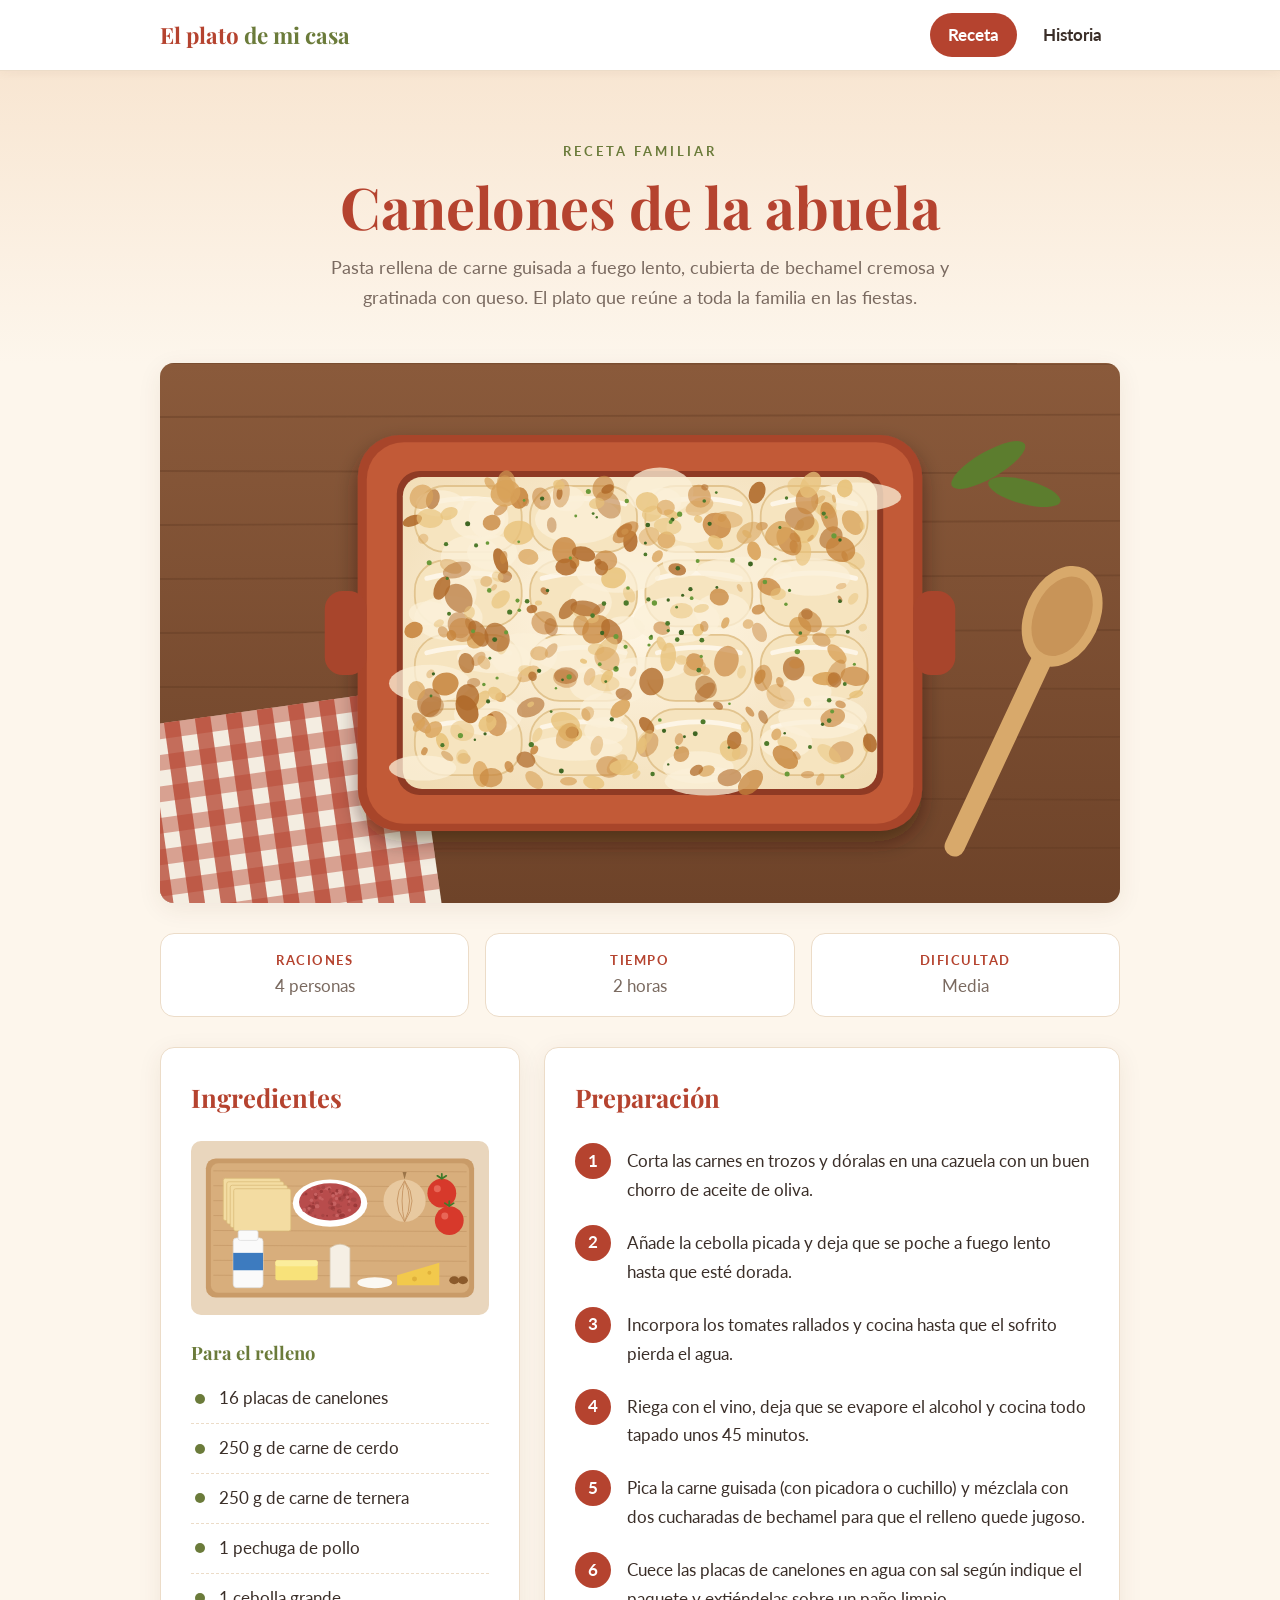
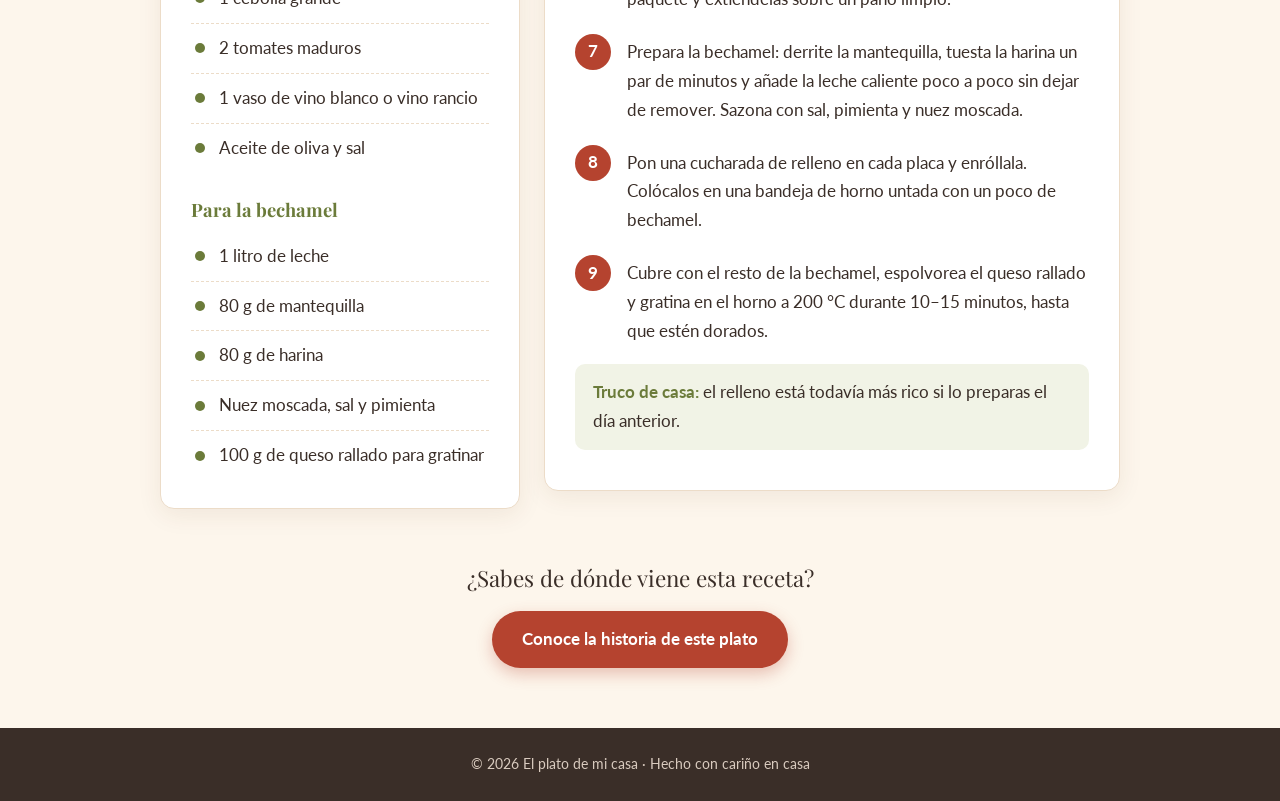
<file: index.html>
<!DOCTYPE html>
<html lang="es">
<head>
  <meta charset="UTF-8">
  <meta name="viewport" content="width=device-width, initial-scale=1">
  <title>Canelones · El plato de mi casa</title>
  <link rel="preconnect" href="https://fonts.googleapis.com">
  <link href="https://fonts.googleapis.com/css2?family=Playfair+Display:wght@600;700&family=Lato:wght@400;700&display=swap" rel="stylesheet">
  <link rel="stylesheet" href="style.css">
</head>
<body>
  <header class="cabecera">
    <div class="contenedor cabecera__inner">
      <a href="index.html" class="logo">El plato <span>de mi casa</span></a>
      <nav class="menu" aria-label="Menú principal">
        <a href="index.html" class="activo" aria-current="page">Receta</a>
        <a href="historia.html">Historia</a>
      </nav>
    </div>
  </header>

  <section class="hero">
    <div class="contenedor">
      <p class="hero__etiqueta">Receta familiar</p>
      <h1>Canelones de la abuela</h1>
      <p class="hero__texto">Pasta rellena de carne guisada a fuego lento, cubierta de bechamel cremosa y gratinada con queso. El plato que reúne a toda la familia en las fiestas.</p>
    </div>
  </section>

  <main class="contenedor">
    <figure class="foto">
      <img src="imagenes/canelones.svg" alt="Bandeja de barro con canelones cubiertos de bechamel y gratinados">
    </figure>

    <ul class="datos">
      <li><strong>Raciones</strong> 4 personas</li>
      <li><strong>Tiempo</strong> 2 horas</li>
      <li><strong>Dificultad</strong> Media</li>
    </ul>

    <div class="receta">
      <section class="tarjeta">
        <h2>Ingredientes</h2>
        <img class="tarjeta__img" src="imagenes/ingredientes.svg" alt="Placas de pasta, carne picada, cebolla, tomates, leche, mantequilla, harina y queso">
        <h3>Para el relleno</h3>
        <ul class="ingredientes">
          <li>16 placas de canelones</li>
          <li>250 g de carne de cerdo</li>
          <li>250 g de carne de ternera</li>
          <li>1 pechuga de pollo</li>
          <li>1 cebolla grande</li>
          <li>2 tomates maduros</li>
          <li>1 vaso de vino blanco o vino rancio</li>
          <li>Aceite de oliva y sal</li>
        </ul>
        <h3>Para la bechamel</h3>
        <ul class="ingredientes">
          <li>1 litro de leche</li>
          <li>80 g de mantequilla</li>
          <li>80 g de harina</li>
          <li>Nuez moscada, sal y pimienta</li>
          <li>100 g de queso rallado para gratinar</li>
        </ul>
      </section>

      <section class="tarjeta">
        <h2>Preparación</h2>
        <ol class="pasos">
          <li>Corta las carnes en trozos y dóralas en una cazuela con un buen chorro de aceite de oliva.</li>
          <li>Añade la cebolla picada y deja que se poche a fuego lento hasta que esté dorada.</li>
          <li>Incorpora los tomates rallados y cocina hasta que el sofrito pierda el agua.</li>
          <li>Riega con el vino, deja que se evapore el alcohol y cocina todo tapado unos 45 minutos.</li>
          <li>Pica la carne guisada (con picadora o cuchillo) y mézclala con dos cucharadas de bechamel para que el relleno quede jugoso.</li>
          <li>Cuece las placas de canelones en agua con sal según indique el paquete y extiéndelas sobre un paño limpio.</li>
          <li>Prepara la bechamel: derrite la mantequilla, tuesta la harina un par de minutos y añade la leche caliente poco a poco sin dejar de remover. Sazona con sal, pimienta y nuez moscada.</li>
          <li>Pon una cucharada de relleno en cada placa y enróllala. Colócalos en una bandeja de horno untada con un poco de bechamel.</li>
          <li>Cubre con el resto de la bechamel, espolvorea el queso rallado y gratina en el horno a 200 °C durante 10–15 minutos, hasta que estén dorados.</li>
        </ol>
        <p class="consejo"><strong>Truco de casa:</strong> el relleno está todavía más rico si lo preparas el día anterior.</p>
      </section>
    </div>

    <div class="llamada">
      <p>¿Sabes de dónde viene esta receta?</p>
      <a href="historia.html" class="boton">Conoce la historia de este plato</a>
    </div>
  </main>

  <footer class="pie">
    <div class="contenedor">
      <p>&copy; 2026 El plato de mi casa · Hecho con cariño en casa</p>
    </div>
  </footer>
</body>
</html>
</file>
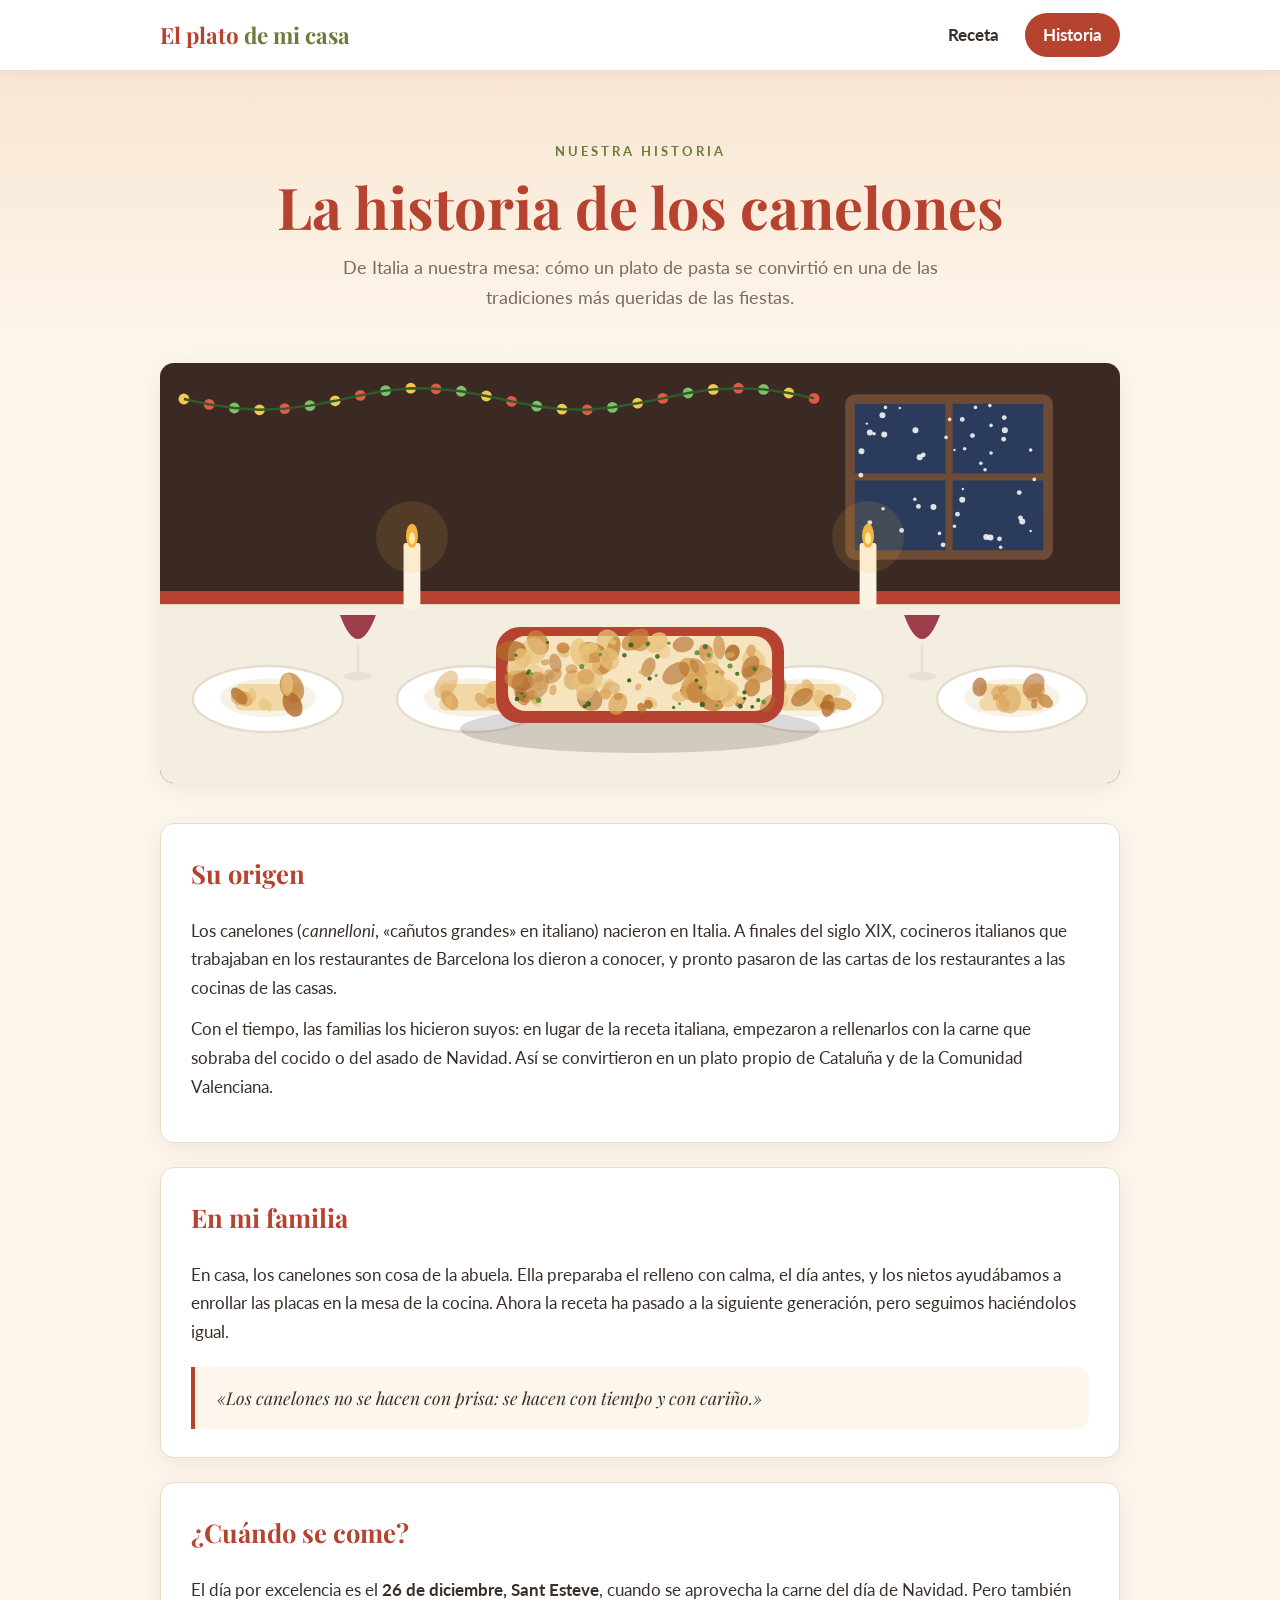
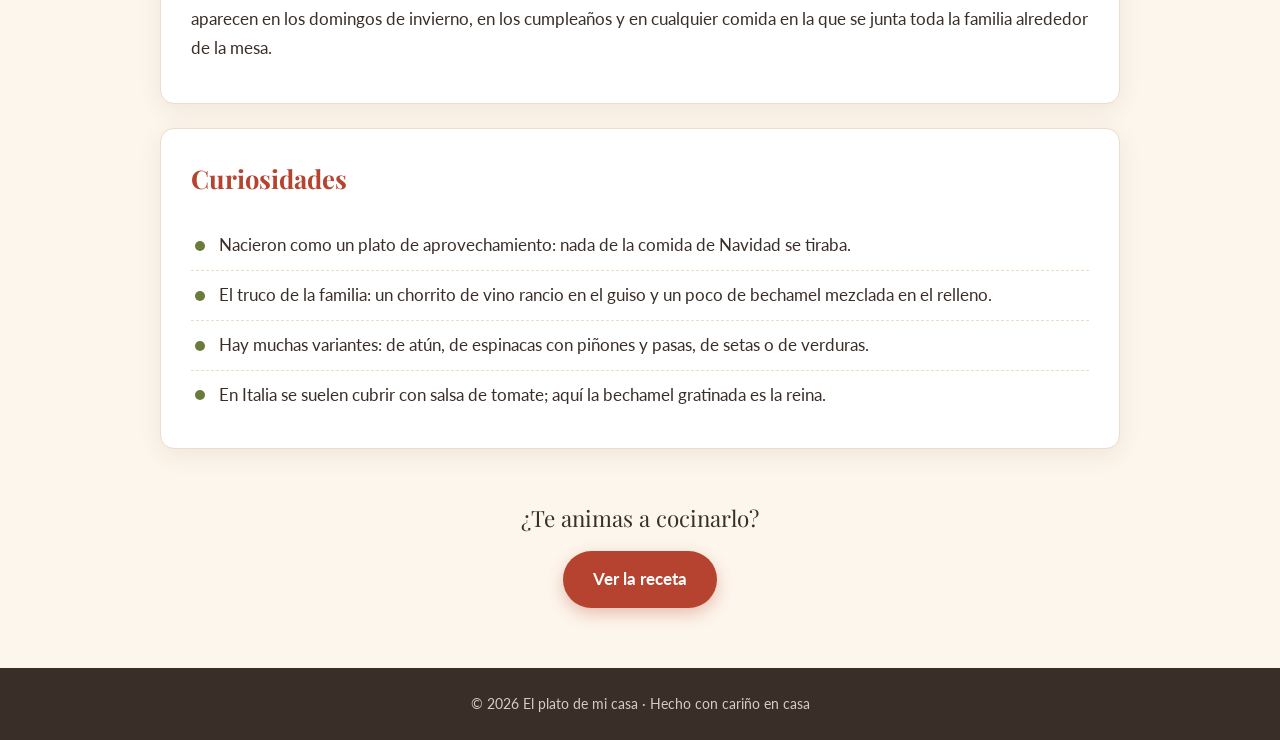
<file: historia.html>
<!DOCTYPE html>
<html lang="es">
<head>
  <meta charset="UTF-8">
  <meta name="viewport" content="width=device-width, initial-scale=1">
  <title>Historia de los canelones · El plato de mi casa</title>
  <link rel="preconnect" href="https://fonts.googleapis.com">
  <link href="https://fonts.googleapis.com/css2?family=Playfair+Display:wght@600;700&family=Lato:wght@400;700&display=swap" rel="stylesheet">
  <link rel="stylesheet" href="style.css">
</head>
<body>
  <header class="cabecera">
    <div class="contenedor cabecera__inner">
      <a href="index.html" class="logo">El plato <span>de mi casa</span></a>
      <nav class="menu" aria-label="Menú principal">
        <a href="index.html">Receta</a>
        <a href="historia.html" class="activo" aria-current="page">Historia</a>
      </nav>
    </div>
  </header>

  <section class="hero">
    <div class="contenedor">
      <p class="hero__etiqueta">Nuestra historia</p>
      <h1>La historia de los canelones</h1>
      <p class="hero__texto">De Italia a nuestra mesa: cómo un plato de pasta se convirtió en una de las tradiciones más queridas de las fiestas.</p>
    </div>
  </section>

  <main class="contenedor">
    <figure class="foto foto--ancha">
      <img src="imagenes/historia.svg" alt="Mesa familiar de Navidad con una bandeja de canelones en el centro, velas y guirnaldas">
    </figure>

    <article class="historia">
      <section class="tarjeta">
        <h2>Su origen</h2>
        <p>Los canelones (<em>cannelloni</em>, «cañutos grandes» en italiano) nacieron en Italia. A finales del siglo XIX, cocineros italianos que trabajaban en los restaurantes de Barcelona los dieron a conocer, y pronto pasaron de las cartas de los restaurantes a las cocinas de las casas.</p>
        <p>Con el tiempo, las familias los hicieron suyos: en lugar de la receta italiana, empezaron a rellenarlos con la carne que sobraba del cocido o del asado de Navidad. Así se convirtieron en un plato propio de Cataluña y de la Comunidad Valenciana.</p>
      </section>

      <section class="tarjeta">
        <h2>En mi familia</h2>
        <p>En casa, los canelones son cosa de la abuela. Ella preparaba el relleno con calma, el día antes, y los nietos ayudábamos a enrollar las placas en la mesa de la cocina. Ahora la receta ha pasado a la siguiente generación, pero seguimos haciéndolos igual.</p>
        <blockquote class="cita">
          «Los canelones no se hacen con prisa: se hacen con tiempo y con cariño.»
        </blockquote>
      </section>

      <section class="tarjeta">
        <h2>¿Cuándo se come?</h2>
        <p>El día por excelencia es el <strong>26 de diciembre, Sant Esteve</strong>, cuando se aprovecha la carne del día de Navidad. Pero también aparecen en los domingos de invierno, en los cumpleaños y en cualquier comida en la que se junta toda la familia alrededor de la mesa.</p>
      </section>

      <section class="tarjeta">
        <h2>Curiosidades</h2>
        <ul class="ingredientes">
          <li>Nacieron como un plato de aprovechamiento: nada de la comida de Navidad se tiraba.</li>
          <li>El truco de la familia: un chorrito de vino rancio en el guiso y un poco de bechamel mezclada en el relleno.</li>
          <li>Hay muchas variantes: de atún, de espinacas con piñones y pasas, de setas o de verduras.</li>
          <li>En Italia se suelen cubrir con salsa de tomate; aquí la bechamel gratinada es la reina.</li>
        </ul>
      </section>
    </article>

    <div class="llamada">
      <p>¿Te animas a cocinarlo?</p>
      <a href="index.html" class="boton">Ver la receta</a>
    </div>
  </main>

  <footer class="pie">
    <div class="contenedor">
      <p>&copy; 2026 El plato de mi casa · Hecho con cariño en casa</p>
    </div>
  </footer>
</body>
</html>
</file>
<file: style.css>
/* ===== Variables ===== */
:root {
  --crema: #fdf6ec;
  --blanco: #ffffff;
  --terracota: #b5432f;
  --terracota-oscuro: #8e3122;
  --oliva: #6b7b3a;
  --texto: #3a2e28;
  --texto-suave: #7a6a60;
  --borde: #ecdcc8;
  --sombra: 0 6px 24px rgba(90, 50, 30, 0.08);
  --radio: 14px;
}

* { box-sizing: border-box; }

body {
  margin: 0;
  font-family: "Lato", Arial, sans-serif;
  font-size: 17px;
  line-height: 1.7;
  color: var(--texto);
  background-color: var(--crema);
}

h1, h2, .logo {
  font-family: "Playfair Display", Georgia, serif;
}

h1 { color: var(--terracota); }

h2 {
  color: var(--terracota);
  margin-top: 0;
  font-size: 1.6rem;
}

.contenedor {
  width: 100%;
  max-width: 1000px;
  margin: 0 auto;
  padding: 0 20px;
}

/* ===== Cabecera y menú ===== */
.cabecera {
  position: sticky;
  top: 0;
  z-index: 10;
  background: var(--blanco);
  border-bottom: 1px solid var(--borde);
  box-shadow: 0 2px 10px rgba(90, 50, 30, 0.05);
}

.cabecera__inner {
  display: flex;
  align-items: center;
  justify-content: space-between;
  min-height: 70px;
  gap: 16px;
}

.logo {
  font-size: 1.4rem;
  font-weight: 700;
  color: var(--terracota);
  text-decoration: none;
}

.logo span { color: var(--oliva); }

.menu {
  display: flex;
  gap: 8px;
}

.menu a {
  padding: 8px 18px;
  border-radius: 999px;
  color: var(--texto);
  text-decoration: none;
  font-weight: 700;
  transition: background 0.2s, color 0.2s;
}

.menu a:hover { background: var(--crema); color: var(--terracota); }

.menu a.activo {
  background: var(--terracota);
  color: var(--blanco);
}

/* ===== Hero ===== */
.hero {
  text-align: center;
  padding: 70px 0 50px;
  background: linear-gradient(180deg, #f8e6d2 0%, var(--crema) 100%);
}

.hero__etiqueta {
  margin: 0;
  text-transform: uppercase;
  letter-spacing: 3px;
  font-size: 0.8rem;
  font-weight: 700;
  color: var(--oliva);
}

.hero h1 {
  font-size: clamp(2.2rem, 6vw, 3.6rem);
  margin: 10px 0 14px;
  line-height: 1.15;
}

.hero__texto {
  max-width: 620px;
  margin: 0 auto;
  color: var(--texto-suave);
  font-size: 1.1rem;
}

/* ===== Foto ===== */
.foto {
  margin: 0 0 30px;
  border-radius: var(--radio);
  overflow: hidden;
  box-shadow: var(--sombra);
  background: #ead7c1;
  aspect-ratio: 16 / 9;
}

.foto img {
  display: block;
  width: 100%;
  height: 100%;
  object-fit: cover;
}

/* ===== Datos rápidos ===== */
.datos {
  list-style: none;
  padding: 0;
  margin: 0 0 30px;
  display: grid;
  grid-template-columns: repeat(3, 1fr);
  gap: 16px;
}

.datos li {
  background: var(--blanco);
  border: 1px solid var(--borde);
  border-radius: var(--radio);
  padding: 16px;
  text-align: center;
  color: var(--texto-suave);
}

.datos strong {
  display: block;
  color: var(--terracota);
  text-transform: uppercase;
  font-size: 0.8rem;
  letter-spacing: 1.5px;
}

/* ===== Tarjetas ===== */
.receta {
  display: grid;
  grid-template-columns: 1fr 1.6fr;
  gap: 24px;
}

.historia {
  display: grid;
  gap: 24px;
  padding-top: 10px;
}

.tarjeta {
  background: var(--blanco);
  border: 1px solid var(--borde);
  border-radius: var(--radio);
  padding: 28px 30px;
  box-shadow: var(--sombra);
}

.tarjeta p { margin: 0 0 12px; }

.ingredientes {
  list-style: none;
  padding: 0;
  margin: 0;
}

.ingredientes li {
  padding: 10px 0 10px 28px;
  border-bottom: 1px dashed var(--borde);
  position: relative;
}

.ingredientes li:last-child { border-bottom: none; }

.ingredientes li::before {
  content: "";
  position: absolute;
  left: 4px;
  top: 50%;
  width: 10px;
  height: 10px;
  margin-top: -5px;
  border-radius: 50%;
  background: var(--oliva);
}

.pasos {
  list-style: none;
  counter-reset: paso;
  padding: 0;
  margin: 0;
}

.pasos li {
  counter-increment: paso;
  position: relative;
  padding: 6px 0 18px 52px;
}

.pasos li::before {
  content: counter(paso);
  position: absolute;
  left: 0;
  top: 2px;
  width: 36px;
  height: 36px;
  border-radius: 50%;
  background: var(--terracota);
  color: var(--blanco);
  font-weight: 700;
  display: flex;
  align-items: center;
  justify-content: center;
}

.cita {
  margin: 20px 0 0;
  padding: 16px 22px;
  border-left: 4px solid var(--terracota);
  background: var(--crema);
  border-radius: 0 var(--radio) var(--radio) 0;
  font-family: "Playfair Display", Georgia, serif;
  font-style: italic;
  font-size: 1.1rem;
}

/* ===== Llamada a la acción ===== */
.llamada {
  text-align: center;
  margin: 50px 0 60px;
}

.llamada p {
  font-family: "Playfair Display", Georgia, serif;
  font-size: 1.4rem;
  margin: 0 0 14px;
}

.boton {
  display: inline-block;
  padding: 14px 30px;
  border-radius: 999px;
  background: var(--terracota);
  color: var(--blanco);
  font-weight: 700;
  text-decoration: none;
  box-shadow: 0 6px 16px rgba(181, 67, 47, 0.3);
  transition: background 0.2s, transform 0.2s;
}

.boton:hover {
  background: var(--terracota-oscuro);
  transform: translateY(-2px);
}

/* ===== Pie ===== */
.pie {
  background: var(--texto);
  color: #d9cbbf;
  text-align: center;
  padding: 24px 0;
  font-size: 0.9rem;
}

.pie p { margin: 0; }

/* ===== Móvil ===== */
@media (max-width: 720px) {
  .receta { grid-template-columns: 1fr; }
  .datos { grid-template-columns: 1fr; }
  .cabecera__inner { flex-direction: column; padding: 12px 20px; min-height: 0; gap: 8px; }
  .logo { font-size: 1.2rem; }
  .hero { padding: 50px 0 36px; }
  .tarjeta { padding: 22px; }
}

/* ===== Extras receta ===== */
h3 {
  font-family: "Playfair Display", Georgia, serif;
  color: var(--oliva);
  font-size: 1.15rem;
  margin: 22px 0 6px;
}

.tarjeta__img {
  display: block;
  width: 100%;
  border-radius: 10px;
  margin-bottom: 6px;
}

.receta { align-items: start; }

.consejo {
  margin: 10px 0 0;
  padding: 14px 18px;
  background: #f1f3e6;
  border-radius: 10px;
  color: var(--texto);
}

.consejo strong { color: var(--oliva); }

.foto--ancha {
  aspect-ratio: 16 / 7;
  margin-top: 0;
}
</file>
